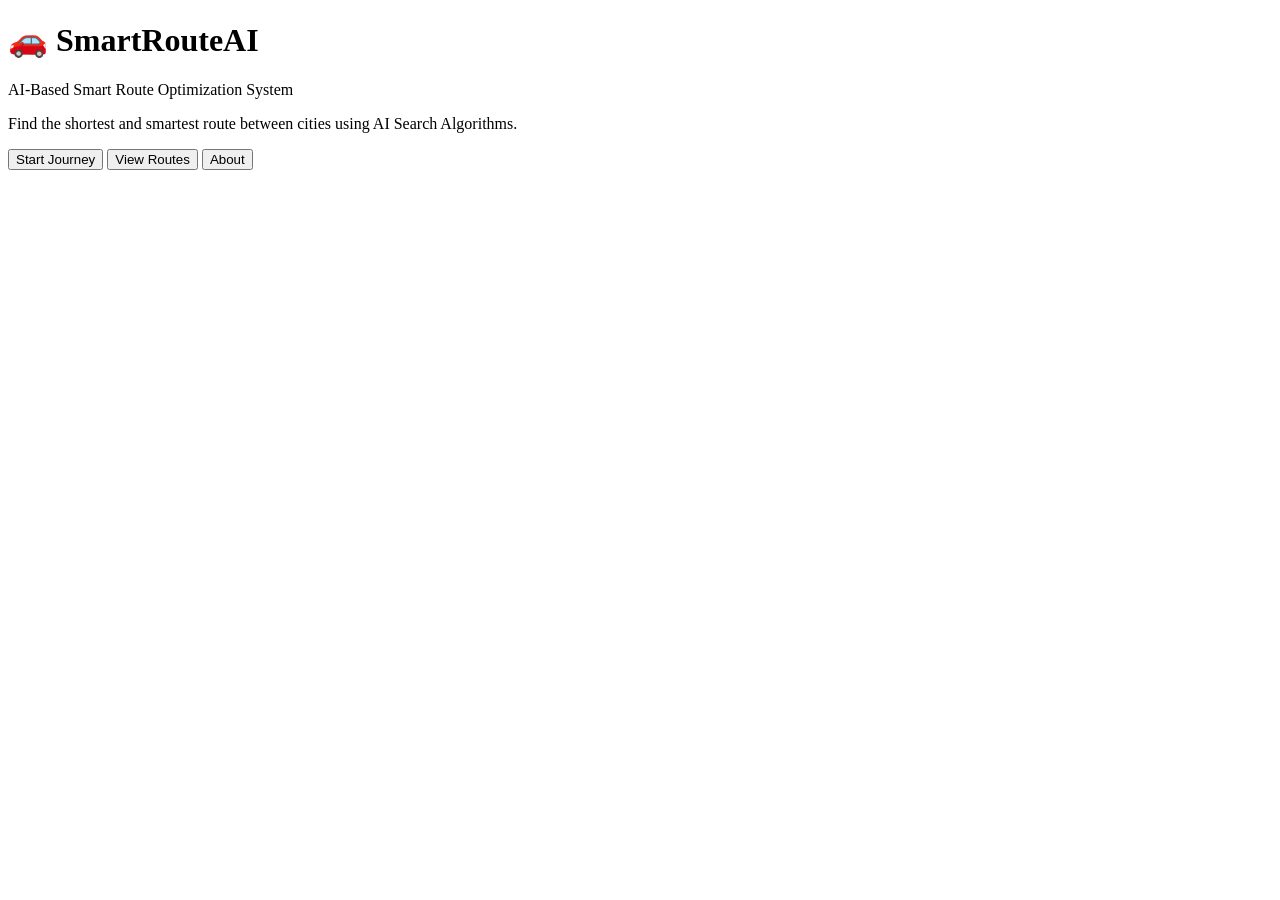
<file: src/main/resources/templates/index.html>
<!DOCTYPE html>

<html lang="en"
      xmlns:th="http://www.thymeleaf.org">

<head>

    <meta charset="UTF-8">

    <meta name="viewport"
          content="width=device-width, initial-scale=1.0">

    <title>SmartRouteAI</title>

    <!-- CSS -->
    <link rel="stylesheet"
          th:href="@{/style.css}">

</head>


<body>

<div class="container">

    <!-- ====================================== -->
    <!-- HEADER -->
    <!-- ====================================== -->

    <div class="header">

        <h1>🚗 SmartRouteAI</h1>

        <p class="subtitle">
            AI-Based Smart Route Optimization System
        </p>

        <p class="description">
            Find the shortest and smartest route between
            cities using AI Search Algorithms.
        </p>

    </div>


    <!-- ====================================== -->
    <!-- BUTTONS -->
    <!-- ====================================== -->

    <div class="button-container">

        <a th:href="@{/journey}">
            <button type="button">
                Start Journey
            </button>
        </a>


        <button type="button">
            View Routes
        </button>


        <button type="button">
            About
        </button>

    </div>

</div>


</body>

</html>
</file>
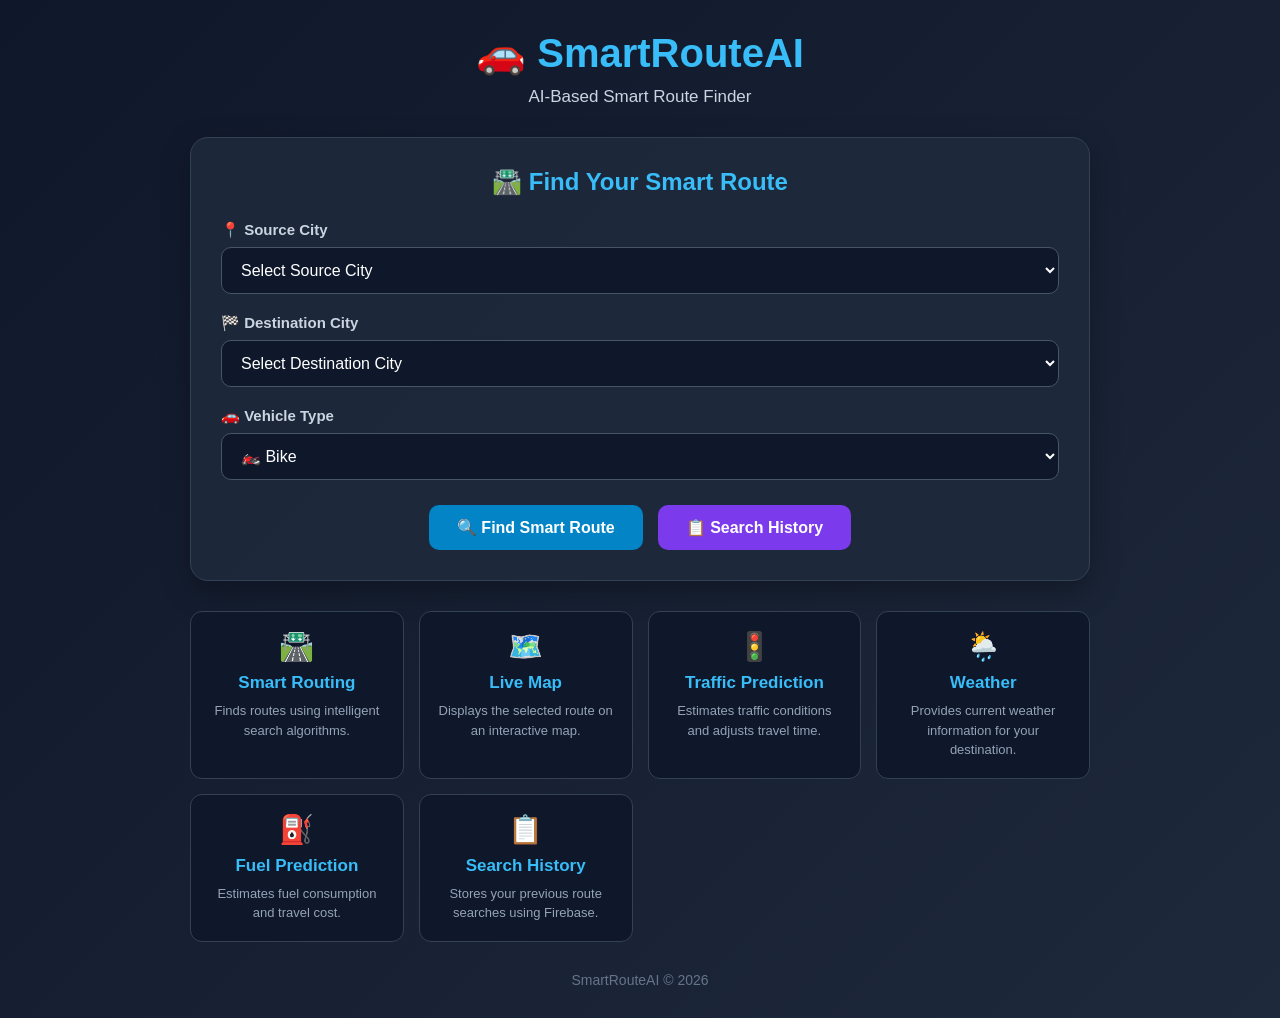
<file: src/main/resources/templates/history.html>
<!DOCTYPE html>
<html lang="en"
      xmlns:th="http://www.thymeleaf.org">

<head>

    <meta charset="UTF-8">

    <meta name="viewport"
          content="width=device-width, initial-scale=1.0">

    <title>SmartRouteAI - Smart Route Finder</title>

    <style>

        /* ==========================================
           RESET
        ========================================== */

        * {
            box-sizing: border-box;
            margin: 0;
            padding: 0;
        }


        /* ==========================================
           BODY
        ========================================== */

        body {

            font-family: Arial, sans-serif;

            background:
                    linear-gradient(
                            135deg,
                            #0f172a,
                            #1e293b
                    );

            color: white;

            min-height: 100vh;

            padding: 30px;
        }


        /* ==========================================
           MAIN CONTAINER
        ========================================== */

        .container {

            max-width: 900px;

            margin: auto;
        }


        /* ==========================================
           HEADER
        ========================================== */

        .header {

            text-align: center;

            margin-bottom: 30px;
        }


        .header h1 {

            font-size: 40px;

            color: #38bdf8;

            margin-bottom: 10px;
        }


        .header p {

            color: #cbd5e1;

            font-size: 17px;
        }


        /* ==========================================
           MAIN CARD
        ========================================== */

        .card {

            background:
                    rgba(30, 41, 59, 0.95);

            border: 1px solid #334155;

            border-radius: 18px;

            padding: 30px;

            box-shadow:
                    0 10px 30px
                    rgba(0, 0, 0, 0.30);
        }


        .card h2 {

            color: #38bdf8;

            margin-bottom: 25px;

            text-align: center;
        }


        /* ==========================================
           FORM
        ========================================== */

        .form-group {

            margin-bottom: 20px;
        }


        .form-group label {

            display: block;

            color: #cbd5e1;

            margin-bottom: 8px;

            font-size: 15px;

            font-weight: bold;
        }


        .form-group input,
        .form-group select {

            width: 100%;

            padding: 13px 15px;

            border-radius: 10px;

            border: 1px solid #475569;

            background: #0f172a;

            color: white;

            font-size: 16px;

            outline: none;
        }


        .form-group input:focus,
        .form-group select:focus {

            border-color: #38bdf8;

            box-shadow:
                    0 0 0 2px
                    rgba(56, 189, 248, 0.15);
        }


        .form-group select option {

            background: #0f172a;

            color: white;
        }


        /* ==========================================
           BUTTON CONTAINER
        ========================================== */

        .buttons {

            display: flex;

            gap: 15px;

            justify-content: center;

            flex-wrap: wrap;

            margin-top: 25px;
        }


        /* ==========================================
           FIND ROUTE BUTTON
        ========================================== */

        .find-button {

            border: none;

            padding: 13px 28px;

            background: #0284c7;

            color: white;

            border-radius: 10px;

            font-size: 16px;

            font-weight: bold;

            cursor: pointer;

            transition: 0.2s;
        }


        .find-button:hover {

            background: #0369a1;

            transform: translateY(-2px);
        }


        /* ==========================================
           SEARCH HISTORY BUTTON
        ========================================== */

        .history-button {

            display: inline-block;

            padding: 13px 28px;

            background: #7c3aed;

            color: white;

            text-decoration: none;

            border-radius: 10px;

            font-size: 16px;

            font-weight: bold;

            transition: 0.2s;
        }


        .history-button:hover {

            background: #6d28d9;

            transform: translateY(-2px);
        }


        /* ==========================================
           INFORMATION SECTION
        ========================================== */

        .features {

            display: grid;

            grid-template-columns:
                    repeat(
                            auto-fit,
                            minmax(180px, 1fr)
                    );

            gap: 15px;

            margin-top: 30px;
        }


        .feature {

            background: #0f172a;

            border: 1px solid #334155;

            border-radius: 12px;

            padding: 18px;

            text-align: center;
        }


        .feature-icon {

            font-size: 28px;

            margin-bottom: 10px;
        }


        .feature h3 {

            color: #38bdf8;

            font-size: 17px;

            margin-bottom: 8px;
        }


        .feature p {

            color: #94a3b8;

            font-size: 13px;

            line-height: 1.5;
        }


        /* ==========================================
           FOOTER
        ========================================== */

        .footer {

            text-align: center;

            margin-top: 30px;

            color: #64748b;

            font-size: 14px;
        }


        /* ==========================================
           MOBILE
        ========================================== */

        @media (max-width: 600px) {

            body {

                padding: 15px;
            }


            .header h1 {

                font-size: 30px;
            }


            .card {

                padding: 20px;
            }


            .find-button,
            .history-button {

                width: 100%;

                text-align: center;
            }

        }

    </style>

</head>


<body>


<div class="container">


    <!-- ==========================================
         HEADER
    ========================================== -->

    <div class="header">

        <h1>
            🚗 SmartRouteAI
        </h1>

        <p>
            AI-Based Smart Route Finder
        </p>

    </div>


    <!-- ==========================================
         ROUTE SEARCH CARD
    ========================================== -->

    <div class="card">

        <h2>
            🛣️ Find Your Smart Route
        </h2>


        <!-- ======================================
             ROUTE FORM
        ====================================== -->

        <form
                action="/find-route"
                method="post">


            <!-- ==================================
                 SOURCE
            ================================== -->

            <div class="form-group">

                <label for="source">

                    📍 Source City

                </label>


                <select
                        id="source"
                        name="source"
                        required>

                    <option value="">
                        Select Source City
                    </option>

                    <option value="Chennai">
                        Chennai
                    </option>

                    <option value="Vellore">
                        Vellore
                    </option>

                    <option value="Salem">
                        Salem
                    </option>

                    <option value="Trichy">
                        Trichy
                    </option>

                    <option value="Madurai">
                        Madurai
                    </option>

                    <option value="Coimbatore">
                        Coimbatore
                    </option>

                </select>

            </div>


            <!-- ==================================
                 DESTINATION
            ================================== -->

            <div class="form-group">

                <label for="destination">

                    🏁 Destination City

                </label>


                <select
                        id="destination"
                        name="destination"
                        required>

                    <option value="">
                        Select Destination City
                    </option>

                    <option value="Chennai">
                        Chennai
                    </option>

                    <option value="Vellore">
                        Vellore
                    </option>

                    <option value="Salem">
                        Salem
                    </option>

                    <option value="Trichy">
                        Trichy
                    </option>

                    <option value="Madurai">
                        Madurai
                    </option>

                    <option value="Coimbatore">
                        Coimbatore
                    </option>

                </select>

            </div>


            <!-- ==================================
                 VEHICLE
            ================================== -->

            <div class="form-group">

                <label for="vehicleType">

                    🚗 Vehicle Type

                </label>


                <select
                        id="vehicleType"
                        name="vehicleType"
                        required>

                    <option value="Bike">
                        🏍️ Bike
                    </option>

                    <option value="Car">
                        🚗 Petrol Car
                    </option>

                    <option value="Diesel Car">
                        🚙 Diesel Car
                    </option>

                </select>

            </div>


            <!-- ==================================
                 BUTTONS
            ================================== -->

            <div class="buttons">


                <!-- FIND ROUTE -->

                <button
                        type="submit"
                        class="find-button">

                    🔍 Find Smart Route

                </button>


                <!-- SEARCH HISTORY -->

                <a
                        href="/history"
                        class="history-button">

                    📋 Search History

                </a>


            </div>


        </form>

    </div>


    <!-- ==========================================
         FEATURES
    ========================================== -->

    <div class="features">


        <!-- ROUTE -->

        <div class="feature">

            <div class="feature-icon">
                🛣️
            </div>

            <h3>
                Smart Routing
            </h3>

            <p>
                Finds routes using
                intelligent search algorithms.
            </p>

        </div>


        <!-- MAP -->

        <div class="feature">

            <div class="feature-icon">
                🗺️
            </div>

            <h3>
                Live Map
            </h3>

            <p>
                Displays the selected route
                on an interactive map.
            </p>

        </div>


        <!-- TRAFFIC -->

        <div class="feature">

            <div class="feature-icon">
                🚦
            </div>

            <h3>
                Traffic Prediction
            </h3>

            <p>
                Estimates traffic conditions
                and adjusts travel time.
            </p>

        </div>


        <!-- WEATHER -->

        <div class="feature">

            <div class="feature-icon">
                🌦️
            </div>

            <h3>
                Weather
            </h3>

            <p>
                Provides current weather
                information for your destination.
            </p>

        </div>


        <!-- FUEL -->

        <div class="feature">

            <div class="feature-icon">
                ⛽
            </div>

            <h3>
                Fuel Prediction
            </h3>

            <p>
                Estimates fuel consumption
                and travel cost.
            </p>

        </div>


        <!-- HISTORY -->

        <div class="feature">

            <div class="feature-icon">
                📋
            </div>

            <h3>
                Search History
            </h3>

            <p>
                Stores your previous route
                searches using Firebase.
            </p>

        </div>

    </div>


    <!-- ==========================================
         FOOTER
    ========================================== -->

    <div class="footer">

        SmartRouteAI © 2026

    </div>


</div>


</body>

</html>
</file>
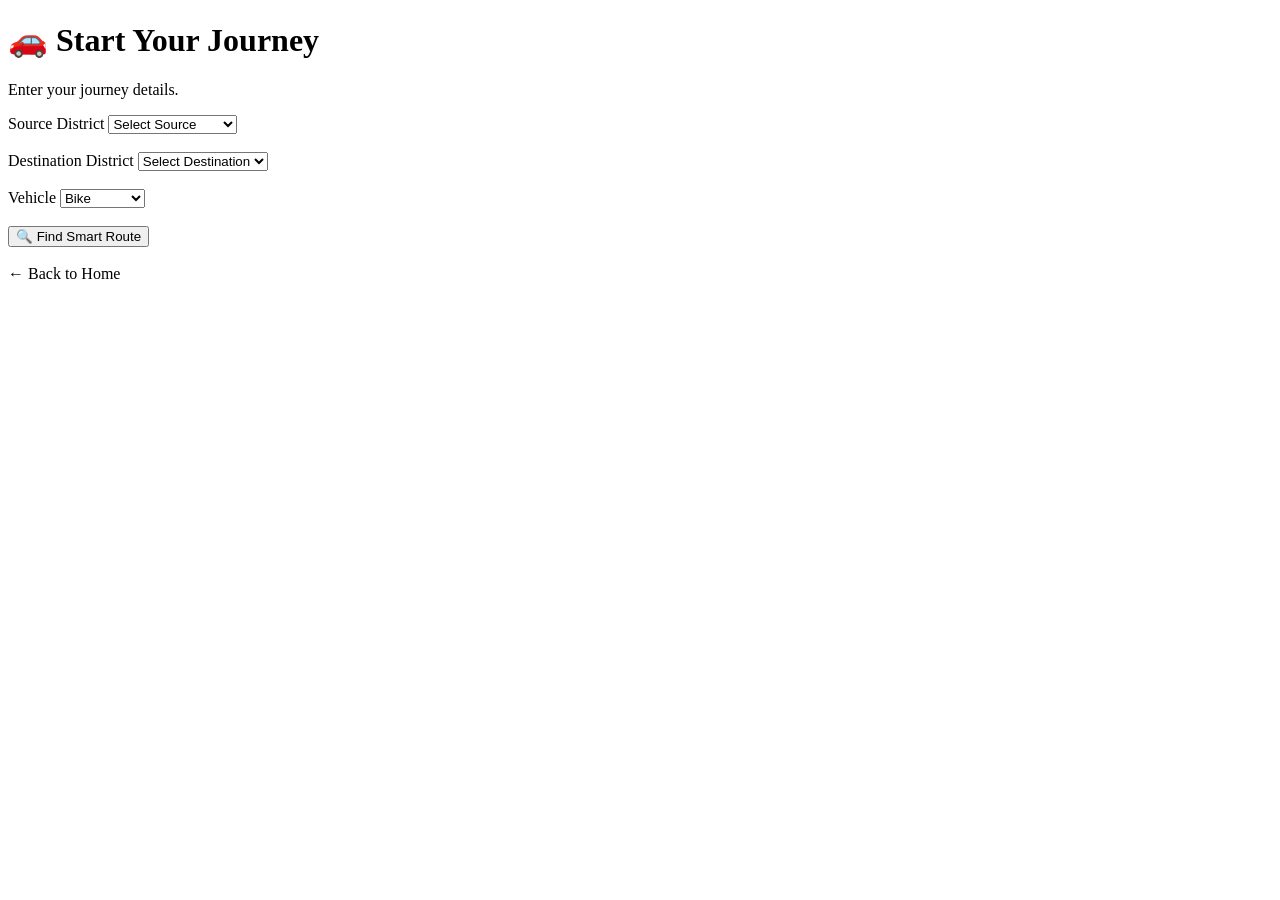
<file: src/main/resources/templates/journey.html>
<!DOCTYPE html>

<html lang="en"
      xmlns:th="http://www.thymeleaf.org">

<head>

    <meta charset="UTF-8">

    <meta name="viewport"
          content="width=device-width, initial-scale=1.0">

    <title>SmartRouteAI - Journey</title>

    <link rel="stylesheet"
          th:href="@{/style.css}">

</head>


<body>

<div class="container">

    <h1>🚗 Start Your Journey</h1>

    <p>
        Enter your journey details.
    </p>


    <!-- ====================================== -->
    <!-- ROUTE FORM -->
    <!-- ====================================== -->

    <form action="/find-route"
          method="post">


        <!-- ====================================== -->
        <!-- SOURCE -->
        <!-- ====================================== -->

        <label for="source">
            Source District
        </label>

        <select id="source"
                name="source"
                required>

            <option value="">
                Select Source
            </option>

            <option value="Ariyalur">Ariyalur</option>
            <option value="Chengalpattu">Chengalpattu</option>
            <option value="Chennai">Chennai</option>
            <option value="Coimbatore">Coimbatore</option>
            <option value="Cuddalore">Cuddalore</option>
            <option value="Dharmapuri">Dharmapuri</option>
            <option value="Dindigul">Dindigul</option>
            <option value="Erode">Erode</option>
            <option value="Kallakurichi">Kallakurichi</option>
            <option value="Kancheepuram">Kancheepuram</option>
            <option value="Karur">Karur</option>
            <option value="Krishnagiri">Krishnagiri</option>
            <option value="Madurai">Madurai</option>
            <option value="Mayiladuthurai">Mayiladuthurai</option>
            <option value="Nagapattinam">Nagapattinam</option>
            <option value="Kanniyakumari">Kanniyakumari</option>
            <option value="Namakkal">Namakkal</option>
            <option value="Perambalur">Perambalur</option>
            <option value="Pudukottai">Pudukottai</option>
            <option value="Ramanathapuram">Ramanathapuram</option>
            <option value="Ranipet">Ranipet</option>
            <option value="Salem">Salem</option>
            <option value="Sivaganga">Sivaganga</option>
            <option value="Tenkasi">Tenkasi</option>
            <option value="Thanjavur">Thanjavur</option>
            <option value="Theni">Theni</option>
            <option value="Thoothukudi">Thoothukudi</option>
            <option value="Trichy">Trichy</option>
            <option value="Tirunelveli">Tirunelveli</option>
            <option value="Tirupathur">Tirupathur</option>
            <option value="Tiruppur">Tiruppur</option>
            <option value="Tiruvallur">Tiruvallur</option>
            <option value="Tiruvannamalai">Tiruvannamalai</option>
            <option value="The Nilgiris">The Nilgiris</option>
            <option value="Vellore">Vellore</option>
            <option value="Viluppuram">Viluppuram</option>
            <option value="Virudhunagar">Virudhunagar</option>
            <option value="Thiruvarur">Thiruvarur</option>

        </select>


        <br><br>


        <!-- ====================================== -->
        <!-- DESTINATION -->
        <!-- ====================================== -->

        <label for="destination">
            Destination District
        </label>

        <select id="destination"
                name="destination"
                required>

            <option value="">
                Select Destination
            </option>

            <option value="Ariyalur">Ariyalur</option>
            <option value="Chengalpattu">Chengalpattu</option>
            <option value="Chennai">Chennai</option>
            <option value="Coimbatore">Coimbatore</option>
            <option value="Cuddalore">Cuddalore</option>
            <option value="Dharmapuri">Dharmapuri</option>
            <option value="Dindigul">Dindigul</option>
            <option value="Erode">Erode</option>
            <option value="Kallakurichi">Kallakurichi</option>
            <option value="Kancheepuram">Kancheepuram</option>
            <option value="Karur">Karur</option>
            <option value="Krishnagiri">Krishnagiri</option>
            <option value="Madurai">Madurai</option>
            <option value="Mayiladuthurai">Mayiladuthurai</option>
            <option value="Nagapattinam">Nagapattinam</option>
            <option value="Kanniyakumari">Kanniyakumari</option>
            <option value="Namakkal">Namakkal</option>
            <option value="Perambalur">Perambalur</option>
            <option value="Pudukottai">Pudukottai</option>
            <option value="Ramanathapuram">Ramanathapuram</option>
            <option value="Ranipet">Ranipet</option>
            <option value="Salem">Salem</option>
            <option value="Sivaganga">Sivaganga</option>
            <option value="Tenkasi">Tenkasi</option>
            <option value="Thanjavur">Thanjavur</option>
            <option value="Theni">Theni</option>
            <option value="Thoothukudi">Thoothukudi</option>
            <option value="Trichy">Trichy</option>
            <option value="Tirunelveli">Tirunelveli</option>
            <option value="Tirupathur">Tirupathur</option>
            <option value="Tiruppur">Tiruppur</option>
            <option value="Tiruvallur">Tiruvallur</option>
            <option value="Tiruvannamalai">Tiruvannamalai</option>
            <option value="The Nilgiris">The Nilgiris</option>
            <option value="Vellore">Vellore</option>
            <option value="Viluppuram">Viluppuram</option>
            <option value="Virudhunagar">Virudhunagar</option>
            <option value="Thiruvarur">Thiruvarur</option>

        </select>


        <br><br>


        <!-- ====================================== -->
        <!-- VEHICLE -->
        <!-- ====================================== -->

        <label for="vehicleType">
            Vehicle
        </label>

        <select id="vehicleType"
                name="vehicleType"
                required>

            <option value="Bike">
                Bike
            </option>

            <option value="Car">
                Petrol Car
            </option>

            <option value="Diesel Car">
                Diesel Car
            </option>

        </select>


        <br><br>


        <!-- ====================================== -->
        <!-- SUBMIT -->
        <!-- ====================================== -->

        <button type="submit">
            🔍 Find Smart Route
        </button>


    </form>


    <br>


    <!-- ====================================== -->
    <!-- BACK -->
    <!-- ====================================== -->

    <a th:href="@{/}">
        ← Back to Home
    </a>

</div>

</body>

</html>
</file>
